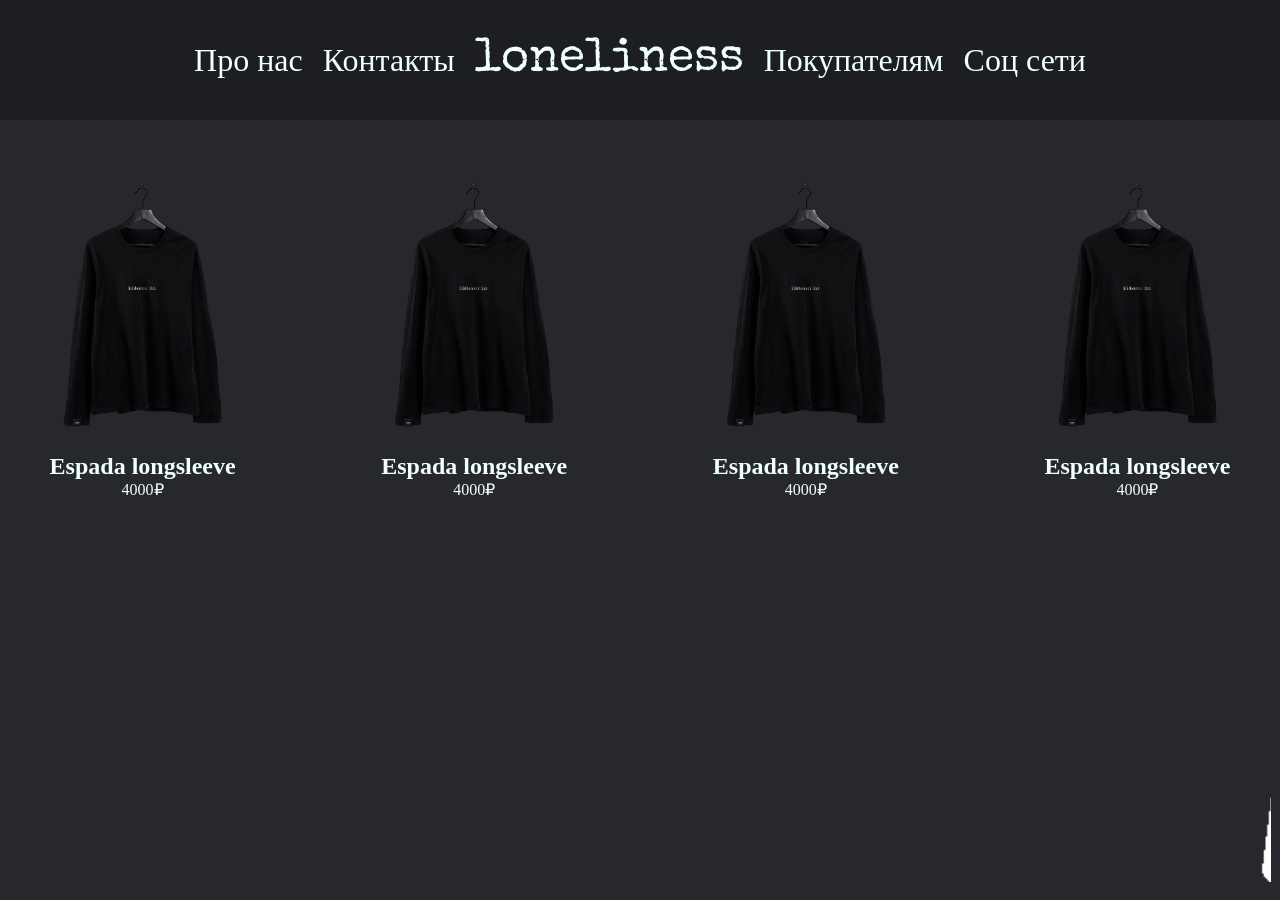
<file: index.html>
<!DOCTYPE html>
<html lang="ru">
    <head>
        <meta charset="UTF-8">
        <meta name="loneliness" content="Магазин одежды">
        <meta name="viewport" content="width=device-width, intial-scale=1.0">
        <title>loneliness</title>
        <link rel="stylesheet" href="../main.css">
    </head>
    <body>
        <div id = "menu-icon"></div>
        <header>
            <ul>
                <li><a class="mainlink" href="../HTML_files/about.html">Про нас</a></li>
                <li><a class="mainlink" href="../HTML_files/contact.html"> Контакты</a></li> 
                <li><a id = "loneliness">loneliness</a></li>
                <li><a class="mainlink" href="../HTML_files/for buyers.html">Покупателям</a></li>
                <li><a class="mainlink" href="../HTML_files/social media.html">Соц сети</a></li> 
            </ul>
        </header>
        <div id = "paket"></div>
        <main>
            <div class="karta" id="1k">
                <a href="../1k.html"><div class="kartaimage"></div></a>
                <h2>Espada longsleeve</h2>
                <p>4000₽</p>
            </div>
            <div class="karta" id="2k">
                <div class="kartaimage"></div>
                <h2>Espada longsleeve</h2>
                <p>4000₽</p>
            </div>
            <div class="karta" id="3k">
                <div class="kartaimage"></div>
                <h2>Espada longsleeve</h2>
                <p>4000₽</p>
            </div>
            <div class="karta" id="4k">
                <div class="kartaimage"></div>
                <h2>Espada longsleeve</h2>
                <p>4000₽</p>
            </div>
        </main>
        <aside id = "menu">
            <div id = "exitmenu"></div>
            <ul id = "pinfo">
                <li><a class="pmainlink" href="../HTML_files/about.html">Про нас</a></li>
                <li><a class="pmainlink" href="../HTML_files/contact.html"> Контакты</a></li> 
                <li><a class="pmainlink" href="../HTML_files/for buyers.html">Покупателям</a></li>
                <li><a class="pmainlink" href="../HTML_files/social media.html">Соц сети</a></li> 
            </ul>
        </aside>
        <script src="../main.js"></script>
    </body>
</html>
</file>
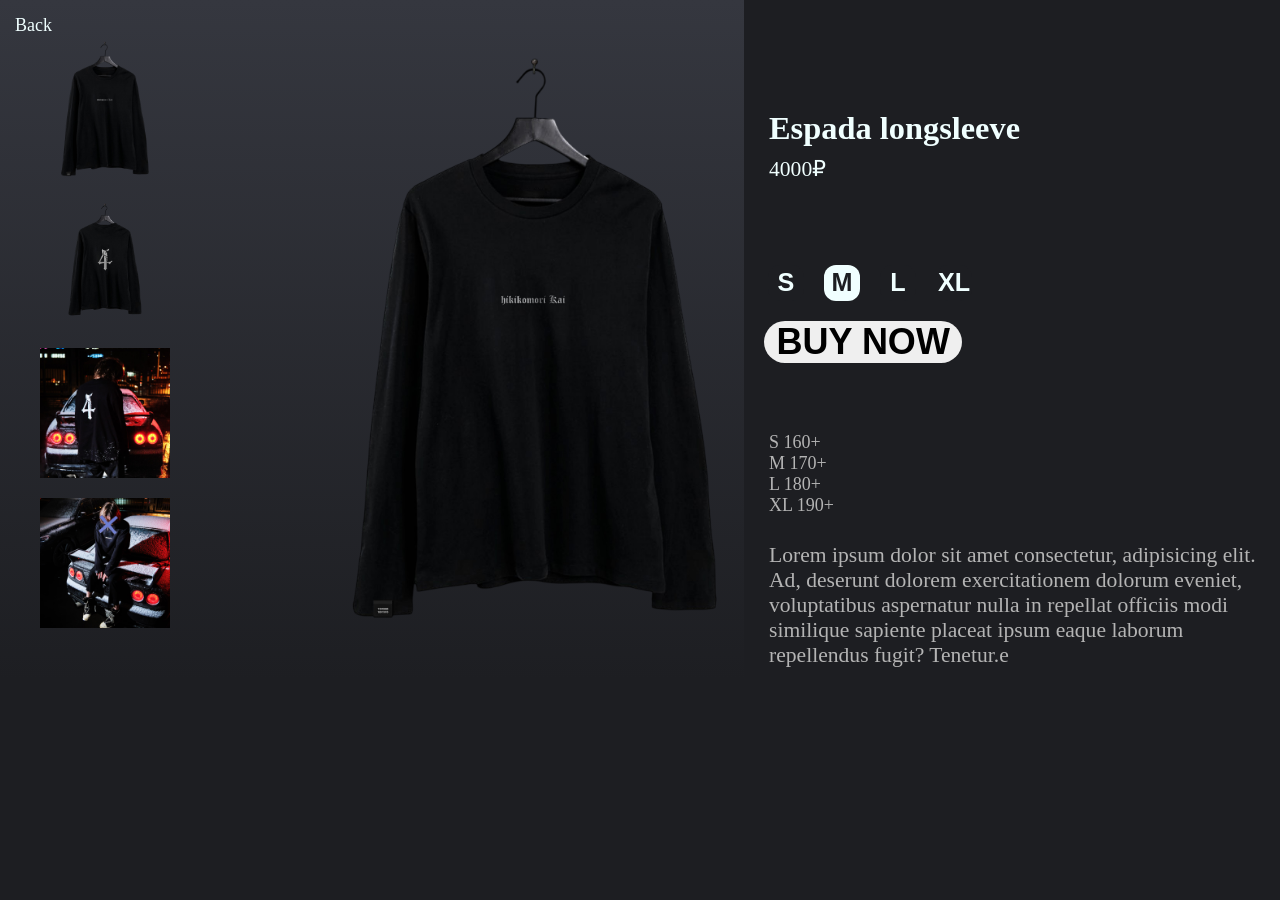
<file: 1k.html>
<!DOCTYPE html>
<html lang="en">
<head>
    <meta charset="UTF-8">
    <meta name="viewport" content="width=device-width, initial-scale=1.0">
    <title>Document</title>
    <link rel="stylesheet" href="../k.css">
</head>
<body>
    <div id = "container">
    <header>
            <div id = "back"><a href="../index.html">Back</a></div>
            <div id = "images">
            <div id = "bigimg"></div>
            <div id = "smallimgs">
                <div class = "smallimg activeimg" id = "si1"></div>
                <div class = "smallimg" id = "si2"></div>
                <div class = "smallimg" id = "si3"></div>
                <div class = "smallimg" id = "si4"></div>
            </div>
            </div>
        </header>
        <footer>
            <div id = "size" >
                <div id = "sizebtn"><button>S</button>
                <button class = "active">M</button>
                <button>L</button>
                <button>XL</button>
                </div>
            </div>
            <div id = "description">
                <p id = "name">Espada longsleeve</p>
                <p id = "price">4000₽</p>
                <p id = "size-list"> S  160+<br> M  170+<br> L  180+<br> XL 190+</p>
            </div>
            <button id="tothecart">BUY NOW</button>
            <p id = "description-text">Lorem ipsum dolor sit amet consectetur, adipisicing elit. Ad, deserunt dolorem exercitationem dolorum eveniet, voluptatibus aspernatur nulla in repellat officiis modi similique sapiente placeat ipsum eaque laborum repellendus fugit? Tenetur.e</p>
        </footer>
    </div >
    <script src="../k.js"></script>
</body>
</html>
</file>
<file: main.css>
@import url('https://fonts.googleapis.com/css2?family=Special+Elite&display=swap');
* {
    margin: 0;
    padding: 0;
}
html {
    font-size: 16px;
}
body {
    margin: 0;
    padding: 0;
    position: relative;
    background-color: #27282e
}
header {
    width: 100%;
    min-height: 120px; max-height: 200px;
    background-color: #1d1e22;
    display: flex;
    justify-content: center;
}
header ul {
    width: 100%;
    list-style-type: none;
    display: flex;
    align-items: center;;
    color: azure;
    gap: 20px;
    padding: 0;
    justify-content: center;
}
.mainlink {
    text-decoration: none;
    color: azure;
    font-size: 2rem;
}
.pmainlink {
    text-decoration: none;
    color: azure;
    font-size: 2rem;
}
#pinfo {
    display: flex;
    gap: 20px;
    flex-direction: column;
    position: absolute;
    top: 3%;
}
#loneliness {
    text-decoration: none;
    color: azure;
    font-size: 2rem;
    font-family: "Special Elite", system-ui;
    font-size: 3rem;
}
#menu-icon {
    position: absolute;
    top: 3.5vh;
    left: 5px;
    min-width: 48px; max-width: 196px;
    aspect-ratio: 1;
    background-image: url(../img/меню.png);
    background-size: cover;
    cursor: pointer;
    z-index: 100;
}
#menu {
    position: absolute;
    left: -100%;
    top: 0;
    width: 100%;
    height: 100%;
    background-color: #1d1e22;
    opacity: 0.2;
    transition: 300ms ease-in;
}
#exitmenu{
    position: absolute;
    top: 3.5vh;
    right: 5px;
    min-width: 48px; max-width: 196px;
    aspect-ratio: 1;
    background-image: url(../img/меню.png);
    background-size: cover;
    cursor: pointer;
    opacity: 0;
}
#menu.menuactive {
    position: absolute;
    left: 0;
    opacity: 1;
}
#paket {
    position: fixed;
    bottom: 2vh;
    right: 1vh;
    min-width: 48px; max-width: 68px;
    aspect-ratio: 1;
    background-image: url(../img/пакет.png);
    background-size: cover;
}
main {
    display: flex;
    justify-content: center;
    gap: 50px;
    flex-wrap: wrap;
    margin-top:4%;
}
.karta {
    width: 22%;
    color: azure;
    flex-shrink: 0;
}
.kartaimage {
    aspect-ratio: 1;
    background-image: url(../img/перед.png);
    background-size: cover;
    transition: 300ms;
}
.kartaimage:hover {
    background-image: url(../img/зад.png);
    scale: 1.1;
}
h2 {
    display: flex;
    justify-content: center;
}
p{
    display: flex;
    justify-content: center;
}
@media (max-width: 768px){
    .karta {
        width: 100%;
    }
    .mainlink {
        display: none;
    }
}
@media (min-width: 768px){
    #menu-icon {
        display: none;
    }
}
@media (min-width: 1250px){
    #menu-icon {
        display: none;
    }
    #paket {
        top: 2vh;
        right: 1vh
    }
}
</file>
<file: k.css>
* {
    padding: 0;
    margin: 0;
}
::-webkit-scrollbar {
    display: none;
}
html {
    font-size: 16px;
    color: azure;
}
body {
    position: relative;
    background-color: #1d1e22;
    padding-bottom: 15%;
    overflow-y: scroll;
}
header {
    background: linear-gradient(#35373f, #1d1e22) ;
}
#back {
    position: fixed;
    padding-left: 15px;
    padding-top: 15px;
    width: 75px;
}
#back a {
    text-decoration: none;
    color: azure;
}
#bigimg {
    background-image: url(../img/перед.png);
    width: 100%;
    aspect-ratio: 1;
    background-size: cover;
    transition: 350ms;
}
#smallimgs{
    justify-content: space-evenly;
    display: flex;
}
.smallimg {
    width: 22%;
    aspect-ratio: 1;
    background-size: cover;
    margin-bottom: 12px;
    margin-top: 8px;
    cursor: pointer;
    transition: 300ms;
}
.activeimg {
    transform: scale(1.2);
}
#si1 {background-image: url(../img/перед.png)}
#si2 {background-image: url(../img/зад.png)}
#si3 {background-image: url(../img/крутой\ челикс.jpg)}
#si4 {background-image: url(../img/крутой\ челикс2.jpg)}
#sizebtn {
    justify-content: center;
    display: flex;
    gap: 20px
}
#sizebtn button {
    width: 36px;
    aspect-ratio: 1;
    border-radius: 12px;
    font-size: 1.4rem;
    font-weight: 700;
    color:azure;
    background-color: #1d1e22;
    border: none;
    cursor: pointer;
    transition: 200ms ease-out;
}
#sizebtn button.active{
    color: #1d1e22;
    background-color: azure;
}
#name{font-size: 1.8rem;font-weight: 600; margin-left: 5px;}
#price{font-size: 1.2rem; margin-left: 5px;}
#size-list{color: rgb(180, 180, 180);font-size: 1rem; margin-top: 10px; margin-left: 5px;}
#description-text{color: rgb(180, 180, 180); font-size: 1.2rem; margin-left: 5px;}
#tothecart {
    position: fixed;
    bottom: 0;
    right: 0;
    left: 0;
    width: 67%;
    margin: auto;
    margin-bottom: 24px;
    font-size: 2rem;
    border-radius: 22px;
    font-weight: 700;
    cursor: pointer;
    border: none;
}
@media (min-width: 1250px){
    html {
    font-size: 18px;
    }
    #container {
        display: flex;

    }
    header {
        width: 60%;
    }
    #images {
        display: flex;
        flex-direction: row-reverse;
    }
    #bigimg {
        margin: 4% 3% 0 0;
        width: 100%;
    }
    #smallimgs {
        flex-direction: column;
        margin: 40px;
    }
    .smallimg {
        width: 130px
    }
    #tothecart {
        position: relative;
        width: 40%;
    }
    footer {
        display: flex;
        flex-direction: column;
        padding: 20px;
        width: 40%;
    }
    #name {
        margin-top: 5rem;
    }
    #price {
        margin-top: 0.5rem;
    }
    #size {
        position: absolute;
        top: 14.7rem;
        margin-left: 4px;
    }
    #size-list {
        position: relative;
        top: 240px;
    }
    #tothecart {
        position: relative;
        right: 10%;
        margin: 0;
        margin-top: 2.5rem;
    }
    #description-text {
        position: relative;
        top: 10rem;
    }
}
</file>
